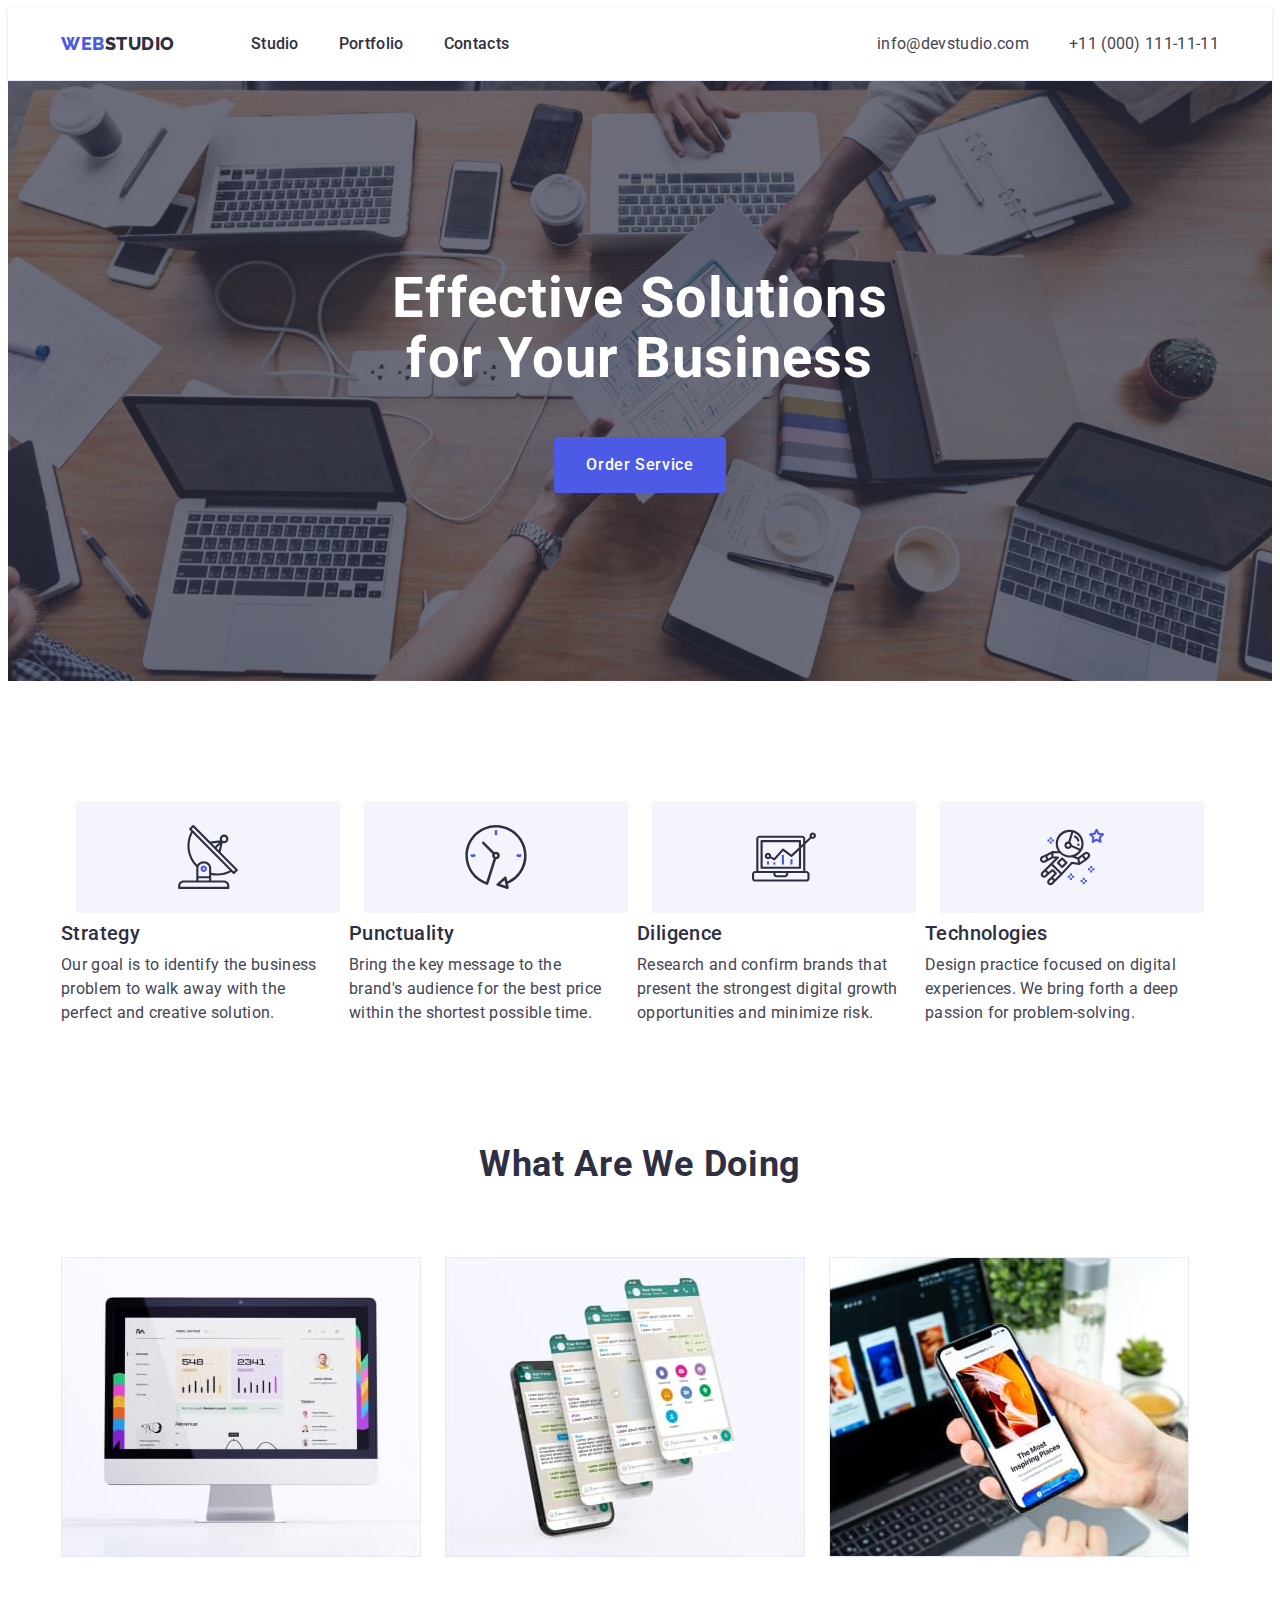
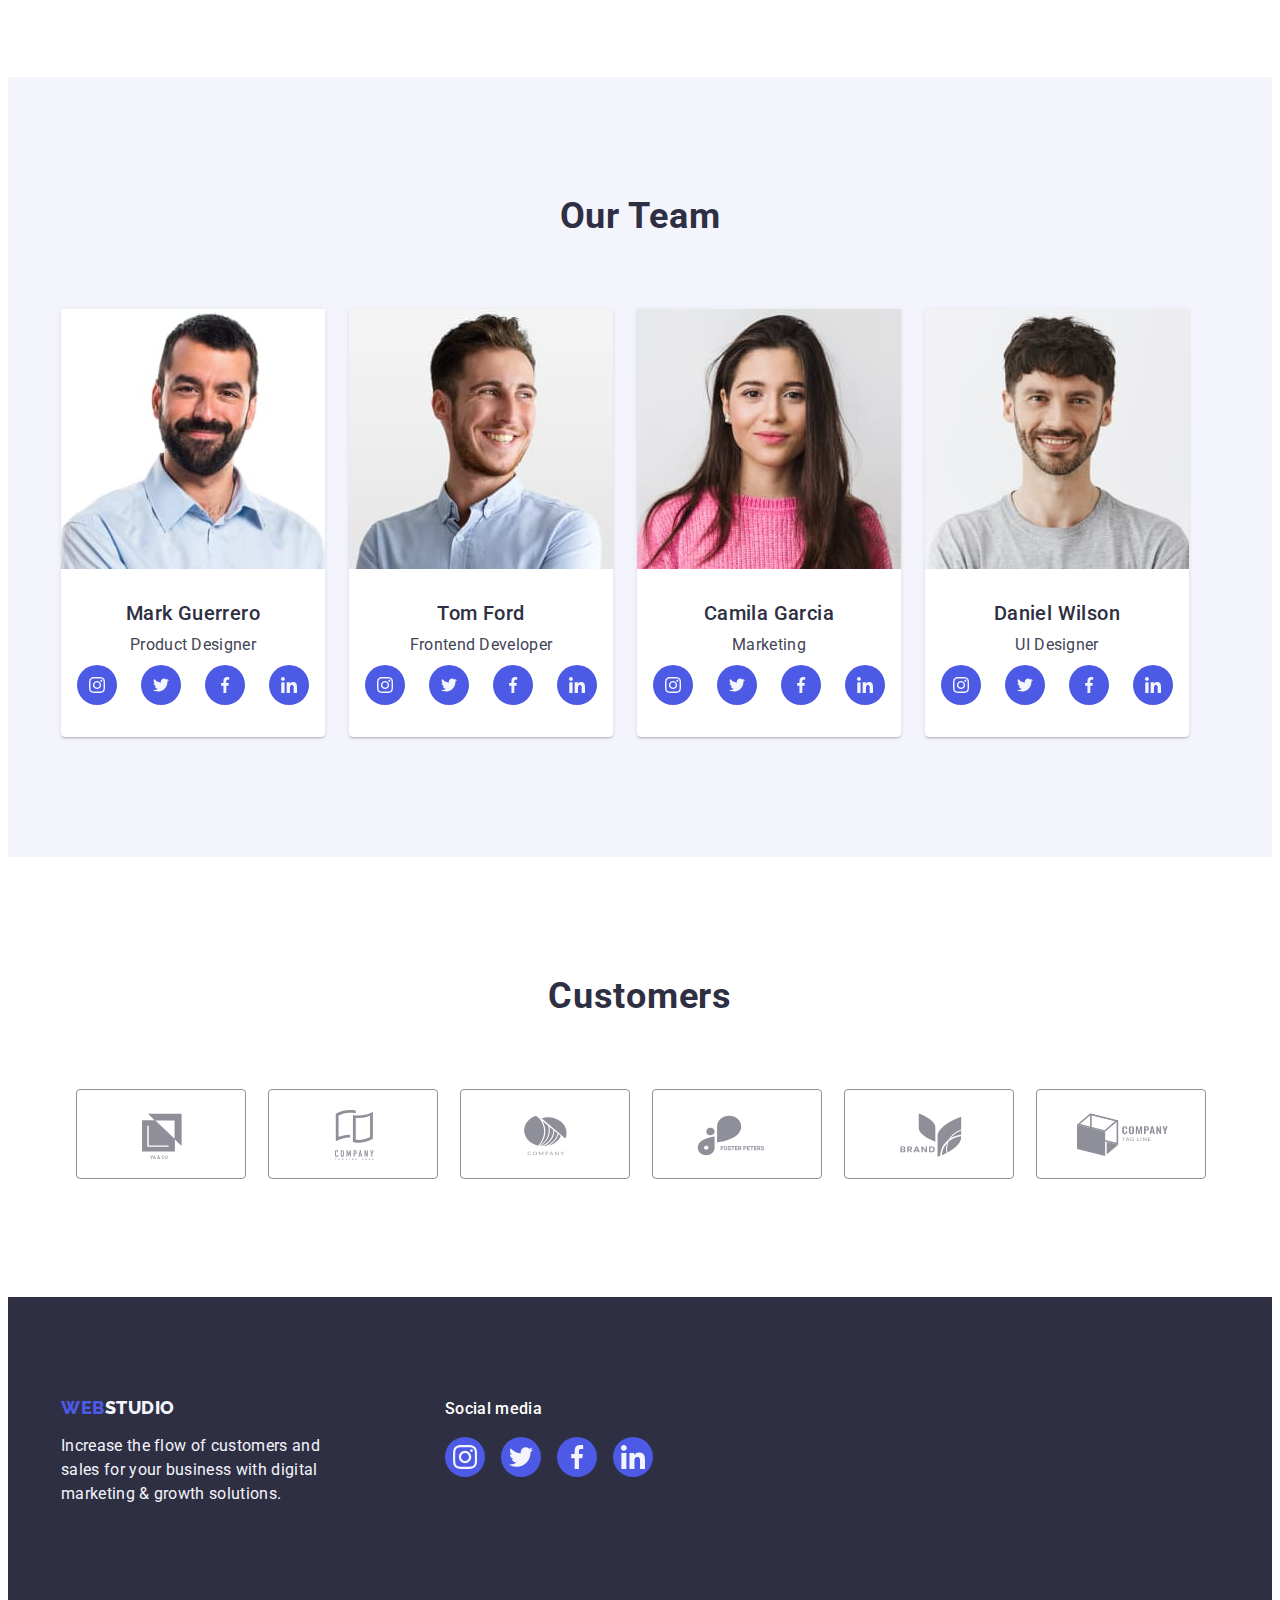
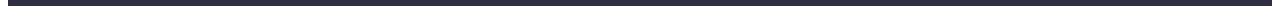
<file: index.html>
<!DOCTYPE html>
<html lang="en">
  <head>
    <meta charset="UTF-8" />
    <meta http-equiv="X-UA-Compatible" content="IE=edge" />
    <meta name="viewport" content="width=device-width, initial-scale=1.0" />
    <title>WebStudio</title>
    <link rel="preconnect" href="https://fonts.googleapis.com" />
    <link rel="preconnect" href="https://fonts.gstatic.com" crossorigin />
    <link
      href="https://fonts.googleapis.com/css2?family=Raleway:wght@800&family=Roboto:wght@400;500;700;900&display=swap"
      rel="stylesheet"
    />
    <link
      rel="stylesheet"
      href="https://cdnjs.cloudflare.com/ajax/libs/modern-normalize/1.1.0/modern-normalize.min.css"
      integrity="sha512-wpPYUAdjBVSE4KJnH1VR1HeZfpl1ub8YT/NKx4PuQ5NmX2tKuGu6U/JRp5y+Y8XG2tV+wKQpNHVUX03MfMFn9Q=="
      crossorigin="anonymous"
      referrerpolicy="no-referrer"
    />
    <link rel="stylesheet" href="./css/styles.css" />
  </head>
  <body class="body">
    <header class="header">
      <div class="container header-container">
        <nav class="header-navigation">
          <a class="header-link-logo link" href="./index.html">
            Web<span class="header-link-logo-second">Studio</span>
          </a>
          <ul class="header-list list">
            <li class="header-item">
              <a class="header-link link" href="./index.html">Studio</a>
            </li>
            <li class="header-item">
              <a class="header-link link" href="./portfolio.html">Portfolio</a>
            </li>
            <li class="header-item">
              <a class="header-link link" href="">Contacts</a>
            </li>
          </ul>
        </nav>
        <address class="header-address">
          <ul class="header-address-list list">
            <li class="header-item">
              <a
                class="header-address-link link"
                href="mailto:info@devstudio.com"
                >info@devstudio.com</a
              >
            </li>
            <li class="header-item">
              <a class="header-address-link link" href="tel:+110001111111"
                >+11 (000) 111-11-11</a
              >
            </li>
          </ul>
        </address>
      </div>
    </header>

    <main>
      <section class="hero">
        <div class="container container-hero">
          <h1 class="hero-title">Effective Solutions for Your Business</h1>

          <button class="hero-btn" type="button">Order Service</button>
        </div>
      </section>
      <section class="about">
        <div class="container container-about">
          <ul class="about-list-top list">
            <li class="about-item-top">
              <img class="about-images" src="./images/feature1.svg" alt="" />
            </li>
            <li class="about-item-top">
              <img class="about-images" src="./images/feature2.svg" alt="" />
            </li>
            <li class="about-item-top">
              <img class="about-images" src="./images/feature3.svg" alt="" />
            </li>
            <li class="about-item-top">
              <img class="about-images" src="./images/feature4.svg" alt="" />
            </li>
          </ul>
          <ul class="about-list list">
            <li class="about-item">
              <h3 class="about-title">Strategy</h3>
              <p class="about-text">
                Our goal is to identify the business problem to walk away with
                the perfect and creative solution.
              </p>
            </li>

            <li class="about-item">
              <h3 class="about-title">Punctuality</h3>
              <p class="about-text">
                Bring the key message to the brand's audience for the best price
                within the shortest possible time.
              </p>
            </li>

            <li class="about-item">
              <h3 class="about-title">Diligence</h3>
              <p class="about-text">
                Research and confirm brands that present the strongest digital
                growth opportunities and minimize risk.
              </p>
            </li>

            <li class="about-item">
              <h3 class="about-title">Technologies</h3>
              <p class="about-text">
                Design practice focused on digital experiences. We bring forth a
                deep passion for problem-solving.
              </p>
            </li>
          </ul>
        </div>
        <h2 class="about-hidden" hidden="">description</h2>
      </section>
      <section class="benefits">
        <div class="container">
          <h2 class="benefits-title">What are we doing</h2>
          <ul class="benefits-list list">
            <li class="benefits-item">
              <img
                src="./images/img1.jpg"
                alt="monitor"
                width="360"
                height="300"
              />
            </li>
            <li class="benefits-item">
              <img src="./images/img2.jpg" alt="app" width="360" height="300" />
            </li>
            <li class="benefits-item">
              <img
                src="./images/img3.jpg"
                alt="phone"
                width="360"
                height="300"
              />
            </li>
          </ul>
        </div>
      </section>
      <section class="team">
        <div class="container">
          <h2 class="team-top-title">Our Team</h2>
          <ul class="team-list list">
            <li class="team-item">
              <img
                src="./images/photo1.jpg"
                alt="photo1"
                width="264"
                height="260"
              />
              <div class="team-list-container">
                <h3 class="team-title">Mark Guerrero</h3>
                <p class="team-text">Product Designer</p>
                <ul class="team-soc-list list">
                  <li class="team-soc-item">
                    <a class="team-soc-link link" href>
                      <svg class="team-soc-icon" width="16" height="16">
                        <use
                          href="./images/symbol-defs.svg#icon-instagram"
                        ></use>
                      </svg>
                    </a>
                  </li>
                  <li class="team-soc-item">
                    <a class="team-soc-link link" href>
                      <svg class="team-soc-icon" width="16" height="16">
                        <use href="./images/symbol-defs.svg#icon-twitter"></use>
                      </svg>
                    </a>
                  </li>
                  <li class="team-soc-item">
                    <a class="team-soc-link link" href>
                      <svg class="team-soc-icon" width="16" height="16">
                        <use
                          href="./images/symbol-defs.svg#icon-facebook"
                        ></use>
                      </svg>
                    </a>
                  </li>
                  <li class="team-soc-item">
                    <a class="team-soc-link link" href>
                      <svg class="team-soc-icon" width="16" height="16">
                        <use
                          href="./images/symbol-defs.svg#icon-linkedin"
                        ></use>
                      </svg>
                    </a>
                  </li>
                </ul>
              </div>
            </li>
            <li class="team-item">
              <img
                src="./images/photo2.jpg"
                alt="photo2"
                width="264"
                height="260"
              />
              <div class="team-list-container">
                <h3 class="team-title">Tom Ford</h3>
                <p class="team-text">Frontend Developer</p>
                <ul class="team-soc-list list">
                  <li class="team-soc-item">
                    <a href="" class="team-soc-link link">
                      <svg class="team-soc-icon" width="16" height="16">
                        <use
                          href="./images/symbol-defs.svg#icon-instagram"
                        ></use>
                      </svg>
                    </a>
                  </li>
                  <li class="team-soc-item">
                    <a href="" class="team-soc-link link">
                      <svg class="team-soc-icon" width="16" height="16">
                        <use href="./images/symbol-defs.svg#icon-twitter"></use>
                      </svg>
                    </a>
                  </li>
                  <li class="team-soc-item">
                    <a href="" class="team-soc-link link">
                      <svg class="team-soc-icon" width="16" height="16">
                        <use
                          href="./images/symbol-defs.svg#icon-facebook"
                        ></use>
                      </svg>
                    </a>
                  </li>
                  <li class="team-soc-item">
                    <a href="" class="team-soc-link link">
                      <svg class="team-soc-icon" width="16" height="16">
                        <use
                          href="./images/symbol-defs.svg#icon-linkedin"
                        ></use>
                      </svg>
                    </a>
                  </li>
                </ul>
              </div>
            </li>
            <li class="team-item">
              <img
                src="./images/photo3.jpg"
                alt="photo3"
                width="264"
                height="260"
              />
              <div class="team-list-container">
                <h3 class="team-title">Camila Garcia</h3>
                <p class="team-text">Marketing</p>
                <ul class="team-soc-list list">
                  <li class="team-soc-item">
                    <a href="" class="team-soc-link link">
                      <svg class="team-soc-icon" width="16" height="16">
                        <use
                          href="./images/symbol-defs.svg#icon-instagram"
                        ></use>
                      </svg>
                    </a>
                  </li>
                  <li class="team-soc-item">
                    <a href="" class="team-soc-link link">
                      <svg class="team-soc-icon" width="16" height="16">
                        <use href="./images/symbol-defs.svg#icon-twitter"></use>
                      </svg>
                    </a>
                  </li>
                  <li class="team-soc-item">
                    <a href="" class="team-soc-link link">
                      <svg class="team-soc-icon" width="16" height="16">
                        <use
                          href="./images/symbol-defs.svg#icon-facebook"
                        ></use>
                      </svg>
                    </a>
                  </li>
                  <li class="team-soc-item">
                    <a href="" class="team-soc-link link">
                      <svg class="team-soc-icon" width="16" height="16">
                        <use
                          href="./images/symbol-defs.svg#icon-linkedin"
                        ></use>
                      </svg>
                    </a>
                  </li>
                </ul>
              </div>
            </li>
            <li class="team-item">
              <img
                src="./images/photo4.jpg"
                alt="photo4"
                width="264"
                height="260"
              />
              <div class="team-list-container">
                <h3 class="team-title">Daniel Wilson</h3>
                <p class="team-text">UI Designer</p>
                <ul class="team-soc-list list">
                  <li class="team-soc-item">
                    <a href="" class="team-soc-link link">
                      <svg class="team-soc-icon" width="16" height="16">
                        <use
                          href="./images/symbol-defs.svg#icon-instagram"
                        ></use>
                      </svg>
                    </a>
                  </li>
                  <li class="team-soc-item">
                    <a href="" class="team-soc-link link">
                      <svg class="team-soc-icon" width="16" height="16">
                        <use href="./images/symbol-defs.svg#icon-twitter"></use>
                      </svg>
                    </a>
                  </li>
                  <li class="team-soc-item">
                    <a href="" class="team-soc-link link">
                      <svg class="team-soc-icon" width="16" height="16">
                        <use
                          href="./images/symbol-defs.svg#icon-facebook"
                        ></use>
                      </svg>
                    </a>
                  </li>
                  <li class="team-soc-item">
                    <a href="" class="team-soc-link link">
                      <svg class="team-soc-icon" width="16" height="16">
                        <use
                          href="./images/symbol-defs.svg#icon-linkedin"
                        ></use>
                      </svg>
                    </a>
                  </li>
                </ul>
              </div>
            </li>
          </ul>
        </div>
      </section>
      <section class="compani">
        <div class="container">
          <h2 class="compani-top-text">Customers</h2>
          <ul class="compani-list list">
            <!-- <li class="compani-logo">
              <img src="./images/compani.svg" alt="compami-logo" />
            </li>
            <li class="compani-logo">
              <img src="./images/compani 1.svg" alt="compami-logo1" />
            </li>
            <li class="compani-logo">
              <img src="./images/compani 2.svg" alt="compami-logo2" />
            </li>
            <li class="compani-logo">
              <img src="./images/compani 3.svg" alt="compami-logo3" />
            </li>
            <li class="compani-logo">
              <img src="./images/compani 4.svg" alt="compami-logo4" />
            </li>
            <li class="compani-logo">
              <img src="./images/compani 5.svg" alt="compami-logo5" />
            </li> -->

            <li class="compani-logo">
              <a href="" class="compani-link link">
                <svg class="compani-icon" width="104" height="54">
                  <use href="./images/compani-top.svg#icon-compani11"></use>
                </svg>
              </a>
            </li>
            <li class="compani-logo">
              <a href="" class="compani-link link">
                <svg class="compani-icon" width="104" height="54">
                  <use href="./images/compani-top.svg#icon-compani-1"></use>
                </svg>
              </a>
            </li>
            <li class="compani-logo">
              <a href="" class="compani-link link">
                <svg class="compani-icon" width="104" height="54">
                  <use href="./images/compani-top.svg#icon-compani-2"></use>
                </svg>
              </a>
            </li>
            <li class="compani-logo">
              <a href="" class="compani-link link">
                <svg class="compani-icon" width="104" height="54">
                  <use href="./images/compani-top.svg#icon-compani-3"></use>
                </svg>
              </a>
            </li>
            <li class="compani-logo">
              <a href="" class="compani-link link">
                <svg class="compani-icon" width="104" height="54">
                  <use href="./images/compani-top.svg#icon-compani-4"></use>
                </svg>
              </a>
            </li>
            <li class="compani-logo">
              <a href="" class="compani-link link">
                <svg class="compani-icon" width="104" height="54">
                  <use href="./images/compani-top.svg#icon-compani-5"></use>
                </svg>
              </a>
            </li>
          </ul>
        </div>
      </section>
    </main>

    <footer class="footer">
      <div class="container container-footer-top">
        <div class="container-footer">
          <a class="footer-link-logo link" href="./index.html">
            Web<span class="footer-link-logo-second">Studio</span>
          </a>
          <p class="footer-text">
            Increase the flow of customers and sales for your business with
            digital marketing & growth solutions.
          </p>
        </div>
        <div class="container-social">
          <p class="footer-soc-text">Social media</p>
          <ul class="footer-soc-lisl list">
            <li class="footer-soc-item">
              <a href="" class="footer-soc-link link">
                <svg class="footer-soc-icon" width="24" height="24">
                  <use href="./images/symbol-defs.svg#icon-instagram"></use>
                </svg>
              </a>
            </li>
            <li class="footer-soc-item">
              <a href="" class="footer-soc-link link">
                <svg class="footer-soc-icon" width="24" height="24">
                  <use href="./images/symbol-defs.svg#icon-twitter"></use>
                </svg>
              </a>
            </li>
            <li class="footer-soc-item">
              <a href="" class="footer-soc-link link">
                <svg class="footer-soc-icon" width="24" height="24">
                  <use href="./images/symbol-defs.svg#icon-facebook"></use>
                </svg>
              </a>
            </li>
            <li class="footer-soc-item">
              <a href="" class="footer-soc-link link">
                <svg class="footer-soc-icon" width="24" height="24">
                  <use href="./images/symbol-defs.svg#icon-linkedin"></use>
                </svg>
              </a>
            </li>
          </ul>
        </div>
      </div>
    </footer>
  </body>
</html>
</file>
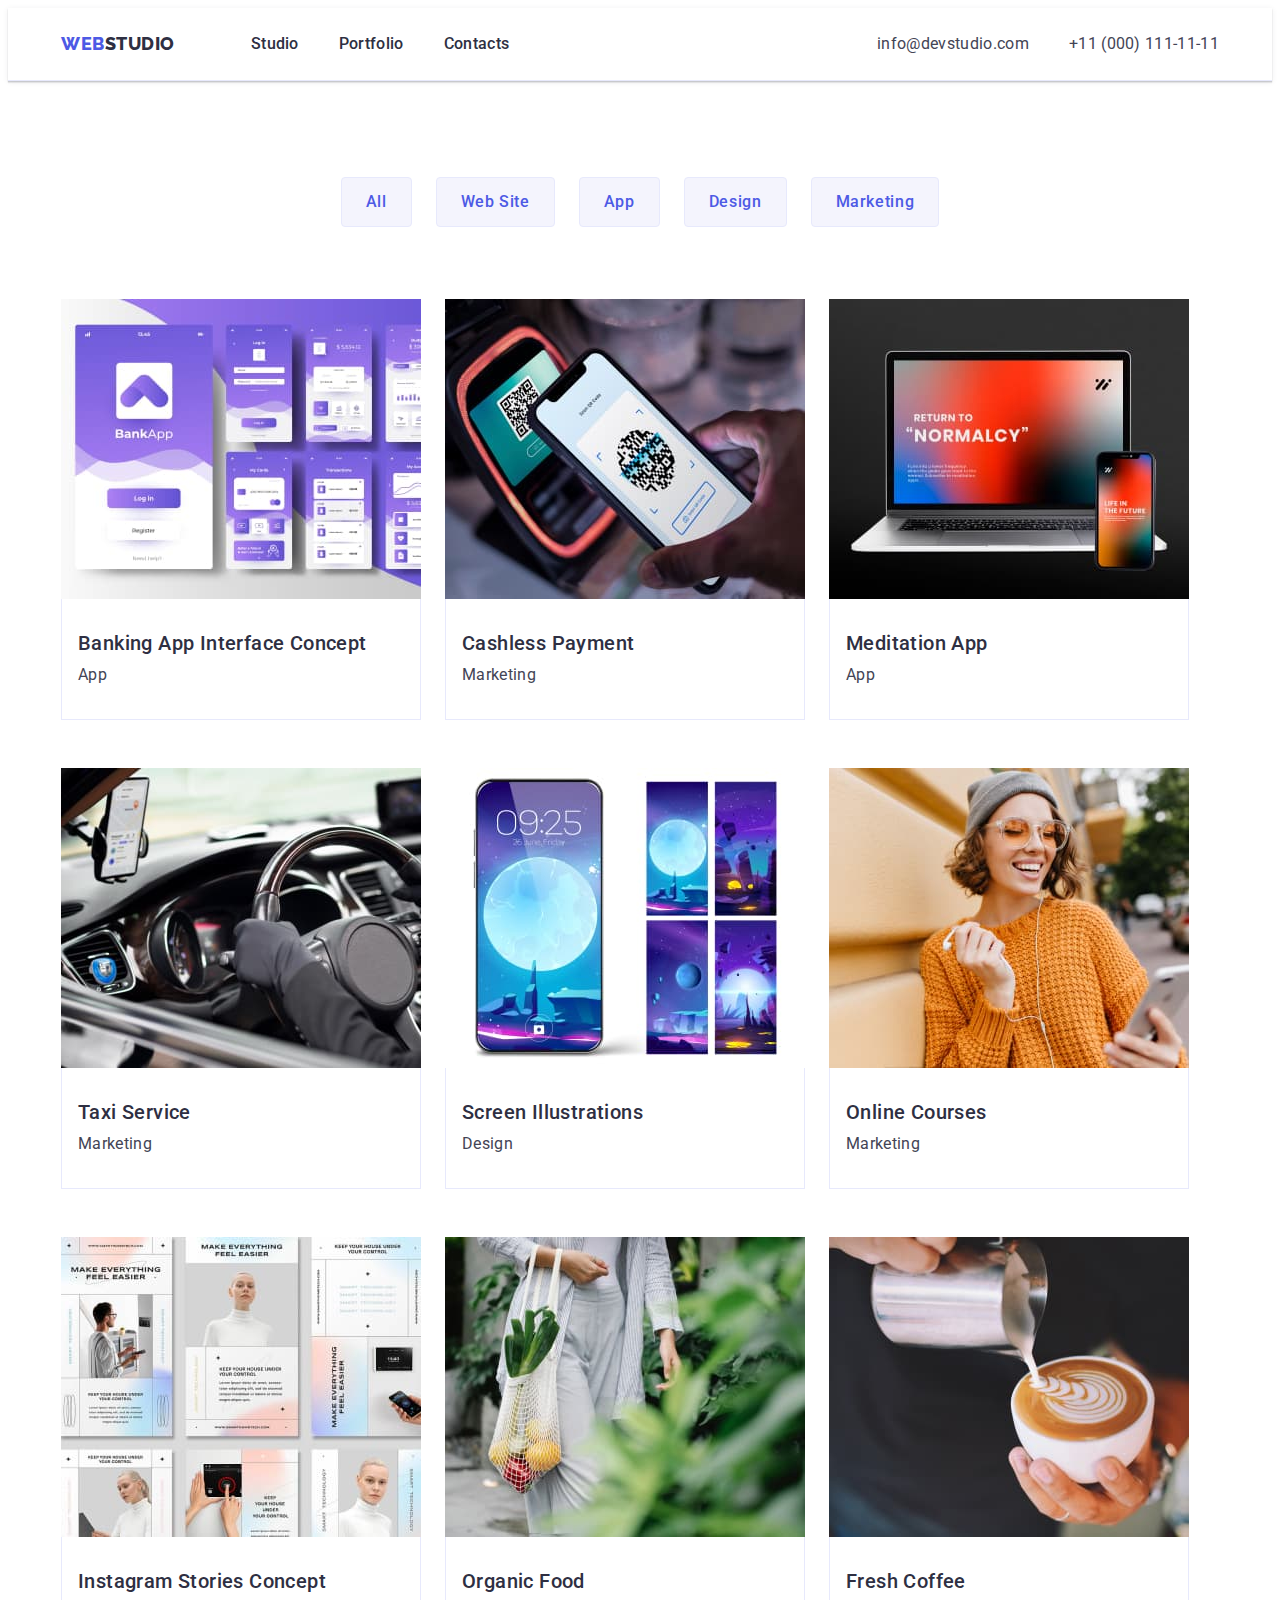
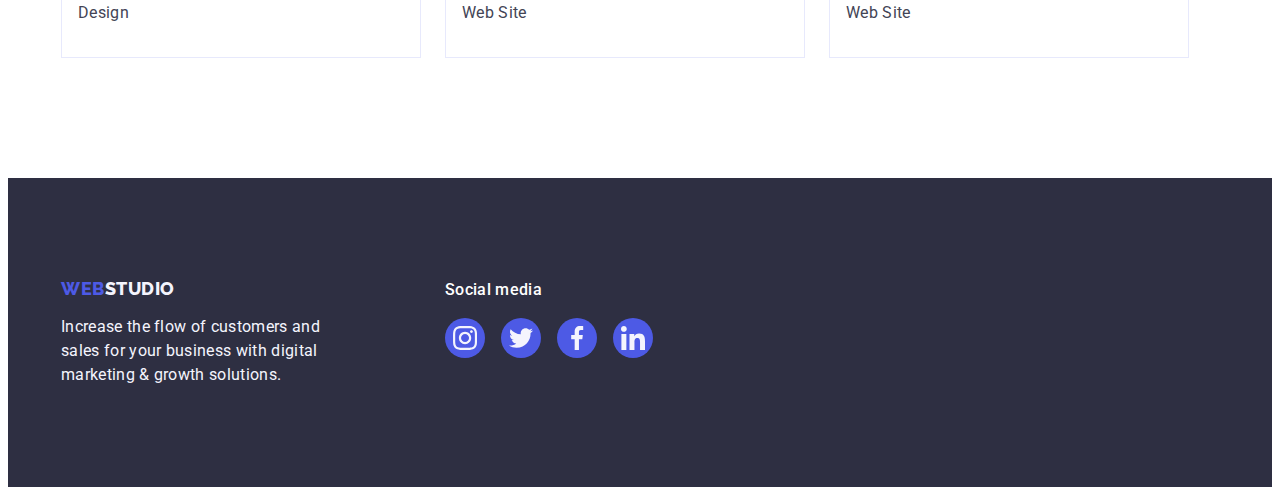
<file: portfolio.html>
<!DOCTYPE html>
<html lang="en">
  <head>
    <meta charset="UTF-8" />
    <meta http-equiv="X-UA-Compatible" content="IE=edge" />
    <meta name="viewport" content="width=device-width, initial-scale=1.0" />
    <title>WebStudio</title>
    <link rel="preconnect" href="https://fonts.googleapis.com" />
    <link rel="preconnect" href="https://fonts.gstatic.com" crossorigin />
    <link
      href="https://fonts.googleapis.com/css2?family=Raleway:wght@800&family=Roboto:wght@400;500;700;900&display=swap"
      rel="stylesheet"
    />
    <link
      rel="stylesheet"
      href="https://cdnjs.cloudflare.com/ajax/libs/modern-normalize/1.1.0/modern-normalize.min.css"
      integrity="sha512-wpPYUAdjBVSE4KJnH1VR1HeZfpl1ub8YT/NKx4PuQ5NmX2tKuGu6U/JRp5y+Y8XG2tV+wKQpNHVUX03MfMFn9Q=="
      crossorigin="anonymous"
      referrerpolicy="no-referrer"
    />
    <link rel="stylesheet" href="./css/styles.css" />
  </head>
  <body class="body">
    <header class="header">
      <div class="container header-container">
        <nav class="header-navigation">
          <a class="header-link-logo link" href="./index.html">
            Web<span class="header-link-logo-second">Studio</span>
          </a>
          <ul class="header-list list">
            <li class="header-item">
              <a class="header-link link" href="./index.html">Studio</a>
            </li>
            <li class="header-item">
              <a class="header-link link" href="./portfolio.html">Portfolio</a>
            </li>
            <li class="header-item">
              <a class="header-link link" href="">Contacts</a>
            </li>
          </ul>
        </nav>
        <address class="header-address">
          <ul class="header-address-list list">
            <li class="header-item">
              <a
                class="header-address-link link"
                href="mailto:info@devstudio.com"
                >info@devstudio.com</a
              >
            </li>
            <li class="header-item">
              <a class="header-address-link link" href="tel:+110001111111"
                >+11 (000) 111-11-11</a
              >
            </li>
          </ul>
        </address>
      </div>
    </header>
    <main>
      <section class="main-navigation">
        <div class="container main-navigation-container">
          <h1 hidden>description</h1>
          <ul class="main-navigation-list list">
            <li>
              <button class="main-navigation-btn" type="button">All</button>
            </li>
            <li>
              <button class="main-navigation-btn" type="button">
                Web Site
              </button>
            </li>
            <li>
              <button class="main-navigation-btn" type="button">App</button>
            </li>
            <li>
              <button class="main-navigation-btn" type="button">Design</button>
            </li>
            <li>
              <button class="main-navigation-btn" type="button">
                Marketing
              </button>
            </li>
          </ul>

          <ul class="main-navigation-list-img list">
            <li class="main-navigation-item">
              <a class="main-navigation-link link" href="">
                <img src="./images/prt1.jpg" alt="ptr1" />
                <div class="main-text-container">
                  <h2 class="main-navigation-title">
                    Banking App Interface Concept
                  </h2>
                  <p class="main-navigation-text">App</p>
                </div>
              </a>
            </li>
            <li class="main-navigation-item">
              <a class="main-navigation-link link" href="">
                <img src="./images/prt2.jpg" alt="prt2" />
                <div class="main-text-container">
                  <h2 class="main-navigation-title">Cashless Payment</h2>
                  <p class="main-navigation-text">Marketing</p>
                </div>
              </a>
            </li>
            <li class="main-navigation-item">
              <a class="main-navigation-link link" href="">
                <img src="./images/prt3.jpg" alt="prt3" />
                <div class="main-text-container">
                  <h2 class="main-navigation-title">Meditation App</h2>
                  <p class="main-navigation-text">App</p>
                </div>
              </a>
            </li>

            <li class="main-navigation-item">
              <a class="main-navigation-link link" href="">
                <img src="./images/prt4.jpg" alt="prt4" />
                <div class="main-text-container">
                  <h2 class="main-navigation-title">Taxi Service</h2>
                  <p class="main-navigation-text">Marketing</p>
                </div>
              </a>
            </li>
            <li class="main-navigation-item">
              <a class="main-navigation-link link" href="">
                <img src="./images/prt5.jpg" alt="prt5" />
                <div class="main-text-container">
                  <h2 class="main-navigation-title">Screen Illustrations</h2>
                  <p class="main-navigation-text">Design</p>
                </div>
              </a>
            </li>
            <li class="main-navigation-item">
              <a class="main-navigation-link link" href="">
                <img src="./images/prt6.jpg" alt="prt6" />
                <div class="main-text-container">
                  <h2 class="main-navigation-title">Online Courses</h2>
                  <p class="main-navigation-text">Marketing</p>
                </div>
              </a>
            </li>

            <li class="main-navigation-item">
              <a class="main-navigation-link link" href="">
                <img src="./images/prt7.jpg" alt="prt7" />
                <div class="main-text-container">
                  <h2 class="main-navigation-title">
                    Instagram Stories Concept
                  </h2>
                  <p class="main-navigation-text">Design</p>
                </div>
              </a>
            </li>
            <li class="main-navigation-item">
              <a class="main-navigation-link link" href="">
                <img src="./images/prt8.jpg" alt="prt8" />
                <div class="main-text-container">
                  <h2 class="main-navigation-title">Organic Food</h2>
                  <p class="main-navigation-text">Web Site</p>
                </div>
              </a>
            </li>
            <li class="main-navigation-item">
              <a class="main-navigation-link link" href="">
                <img src="./images/prt9.jpg" alt="prt9" />
                <div class="main-text-container">
                  <h2 class="main-navigation-title">Fresh Coffee</h2>
                  <p class="main-navigation-text">Web Site</p>
                </div>
              </a>
            </li>
          </ul>
        </div>
      </section>
    </main>
    <footer class="footer">
      <div class="container container-footer-top">
        <div class="container-footer">
          <a class="footer-link-logo link" href="./index.html">
            Web<span class="footer-link-logo-second">Studio</span>
          </a>
          <p class="footer-text">
            Increase the flow of customers and sales for your business with
            digital marketing & growth solutions.
          </p>
        </div>
        <div class="container-social">
          <p class="footer-soc-text">Social media</p>
          <ul class="footer-soc-lisl list">
            <li class="footer-soc-item">
              <a href="" class="footer-soc-link link">
                <svg class="footer-soc-icon" width="24" height="24">
                  <use href="./images/symbol-defs.svg#icon-instagram"></use>
                </svg>
              </a>
            </li>
            <li class="footer-soc-item">
              <a href="" class="footer-soc-link link">
                <svg class="footer-soc-icon" width="24" height="24">
                  <use href="./images/symbol-defs.svg#icon-twitter"></use>
                </svg>
              </a>
            </li>
            <li class="footer-soc-item">
              <a href="" class="footer-soc-link link">
                <svg class="footer-soc-icon" width="24" height="24">
                  <use href="./images/symbol-defs.svg#icon-facebook"></use>
                </svg>
              </a>
            </li>
            <li class="footer-soc-item">
              <a href="" class="footer-soc-link link">
                <svg class="footer-soc-icon" width="24" height="24">
                  <use href="./images/symbol-defs.svg#icon-linkedin"></use>
                </svg>
              </a>
            </li>
          </ul>
        </div>
      </div>
    </footer>
  </body>
</html>
</file>
<file: css/styles.css>
body {
  font-family: "Roboto", sans-serif;

  color: #434455;
  background-color: #ffffff;
}
:root {
  --main-title-color: #2e2f42;
  --second-title-color: #434455;
  --therd-title-color: #4d5ae5;
}
p,
h1,
h2,
h3,
h4,
h5,
h6 {
  margin: 0;
}
ul {
  margin: 0;
  padding-left: 0;
}

img {
  display: block;
}

.list {
  list-style: none;
}
.link {
  text-decoration: none;
}

.container {
  max-width: 1158px;
  padding-left: 15px;
  padding-right: 15px;
  margin: 0 auto;
}

/* ------HEADER------ */

.header {
  padding: 24px 0;
  border-bottom: 1px solid #e7e9fc;
  box-shadow: 0px 2px 1px rgba(46, 47, 66, 0.08),
    0px 1px 1px rgba(46, 47, 66, 0.16), 0px 1px 6px rgba(46, 47, 66, 0.08);
}

.header-container {
  display: flex;
  align-items: center;
}

.header-navigation {
  display: flex;
  align-items: center;
  margin-right: auto;
}

.header-list {
  display: flex;
  gap: 40px;
}
.header-item {
  display: flex;
  gap: 40px;
}
.header-link-logo {
  font-family: "Raleway", sans-serif;
  font-weight: 800;
  font-size: 18px;
  line-height: 1.17;
  letter-spacing: 0.03em;
  text-transform: uppercase;
  color: #4d5ae5;
  display: flex;
  margin-right: 76px;
}
.header-link-logo-second {
  font-family: "Raleway";
  font-weight: 800;
  font-size: 18px;
  line-height: 1.17;
  display: flex;
  align-items: center;
  letter-spacing: 0.03em;
  text-transform: uppercase;
  color: #2e2f42;
}

.header-link {
  font-weight: 500;
  font-size: 16px;
  line-height: 1.5;
  letter-spacing: 0.02em;
  color: var(--main-title-color);
}
.header-link:hover,
.header-link:focus {
  color: #404bbf;
}
.header-address {
  font-style: normal;
}
.header-address-link {
  font-style: normal;
  font-weight: 400;
  font-size: 16px;
  line-height: 1.5;
  letter-spacing: 0.02em;
  color: #434455;
}
.header-address-list {
  display: flex;
  gap: 40px;
}
.header-address-link:hover,
.header-address-link:focus {
  color: #404bbf;
}
.header-address-item {
}
/* ------HERO------ */

.hero {
  background-color: var(--main-title-color);
  background-image: linear-gradient(
      rgba(46, 47, 66, 0.7),
      rgba(46, 47, 66, 0.7)
    ),
    url(../images/people-office\ 1.jpg);
  background-repeat: no-repeat;
  background-position: center;
  background-size: cover;
  padding-top: 188px;
  padding-bottom: 188px;
  max-width: 1440px;
  margin-left: auto;
  margin-right: auto;
}
.container-hero {
}
.hero-title {
  width: 496px;
  font-weight: 700;
  font-size: 56px;
  line-height: 1.07;
  text-align: center;
  letter-spacing: 0.02em;
  color: #ffffff;

  margin: 0px auto;
  margin-bottom: 48px;
}

.hero-btn {
  font-family: "Roboto", sans-serif;
  font-style: normal;
  background-color: var(--therd-title-color);
  font-weight: 500;
  font-size: 16px;
  line-height: 1.5;
  display: flex;
  align-items: center;
  letter-spacing: 0.04em;
  color: #ffffff;
  cursor: pointer;
  border-radius: 4px;
  gap: 10px;
  padding: 16px 32px;
  margin: 0 auto;
  border: none;
}
.hero-btn:hover,
.hero-btn:focus {
  background: #404bbf;
}

/* -----ABOUT----- */

.about {
  padding: 120px 0;
}
.container-about {
}
.about-item-top {
  width: 264px;
  height: 112px;
  display: flex;
  align-items: center;
  justify-content: center;
  background: #f4f4fd;
  border-radius: 4px;
}
.about-list {
  display: flex;
  gap: 24px;
}
.about-list-top {
  display: flex;
  align-items: center;
  justify-content: center;
  gap: 24px;
  margin-bottom: 8px;
}
.about-images {
}

.about-item {
  width: 264px;
}
.about-title {
  font-weight: 500;
  font-size: 20px;
  line-height: 1.2;
  letter-spacing: 0.02em;
  color: var(--main-title-color);
  margin-bottom: 8px;
  width: 264px;
}
.about-text {
  font-size: 16px;
  line-height: 1.5;
  letter-spacing: 0.02em;
  color: var(--second-title-color);
  width: 264px;
}
/* -----BENEFITS----- */
.benefits {
  padding-bottom: 120px;
}
.benefits-title {
  font-weight: 700;
  font-size: 36px;
  line-height: 1.11;
  text-align: center;
  letter-spacing: 0.02em;
  text-transform: capitalize;
  color: var(--main-title-color);
}
.benefits-list {
  display: flex;
  gap: 24px;
  margin-top: 72px;
  /* margin-bottom: 120px; */
}
.list {
}
.benefits-item {
}

/* -----TEAM----- */

.team {
  background-color: #f4f4fd;

  padding: 120px 0;
}
.team-top-title {
  font-weight: 700;
  font-size: 36px;
  line-height: 1.11;
  text-align: center;
  letter-spacing: 0.02em;
  text-transform: capitalize;
  color: var(--main-title-color);
  margin-bottom: 72px;
}
.team-list {
  display: flex;
  gap: 24px;
}
.team-item {
  background-color: #ffffff;
  box-shadow: 0px 1px 6px rgba(46, 47, 66, 0.08),
    0px 1px 1px rgba(46, 47, 66, 0.16), 0px 2px 1px rgba(46, 47, 66, 0.08);
  border-radius: 0px 0px 4px 4px;
}
.team-title {
  font-weight: 500;
  font-size: 20px;
  line-height: 1.2;
  text-align: center;
  letter-spacing: 0.02em;
  color: #2e2f42;
  margin-bottom: 8px;
}
.team-text {
  font-size: 16px;
  line-height: 1.5;
  text-align: center;
  letter-spacing: 0.02em;
  color: var(--second-title-color);
  margin-bottom: 8px;
}
.team-list-container {
  padding: 32px 0;
}

.team-soc-list {
  display: flex;
  justify-content: center;
  gap: 24px;
}
.team-soc-item {
  width: 40px;
  height: 40px;
}
.team-soc-link {
  width: 100%;
  height: 100%;
  border-radius: 50%;
  background-color: #4d5ae5;
  display: flex;
  align-items: center;
  justify-content: center;
}

.team-soc-link:hover,
.team-soc-link:focus {
  background: #404bbf;
}
.team-soc-icon {
  fill: #f4f4fd;
}

/* -----COMPANI----- */

.compani {
  padding-top: 120px;
  padding-bottom: 120px;
}
.container {
}

.compani-icon {
  fill: #8e8f99;
}

.compani-icon:hover,
.compani-icon:focus {
  fill: #404bbf;
}
.comp-icon-one {
  fill: #404bbf;
}
.compani-top-text {
  font-family: "Roboto";
  font-style: normal;
  font-weight: 700;
  font-size: 36px;
  line-height: 1.11;
  text-align: center;
  letter-spacing: 0.02em;
  margin: 0 auto;
  color: #2e2f42;
  margin-bottom: 72px;
}
.compani-list {
  display: flex;
  align-items: center;
  justify-content: center;
  gap: 24px;
}
.compani-logo {
  width: 168px;
  height: 88px;
}

.compani-link {
  border: 1px solid #8e8f99;
  border-radius: 4px;
  width: 100%;
  height: 100%;
  display: flex;
  justify-content: center;
  align-items: center;
}

.compani-link:hover,
.compani-link:focus {
  border: 1px solid #404bbf;
}

/* -----FOOTER----- */

.footer {
  background-color: #2e2f42;
  padding: 100px 0;
}
.container-footer-top {
  display: flex;
}

.container-footer {
  background-color: #2e2f42;
  display: block;
  padding-right: 0;
  margin-right: 120px;
}
.footer-title {
}
.footer-link-logo {
  font-family: "Raleway", sans-serif;
  font-style: normal;
  font-weight: 800;
  font-size: 18px;
  line-height: 1.17;
  display: flex;
  align-items: center;
  letter-spacing: 0.03em;
  text-transform: uppercase;
  color: #4d5ae5;
  margin-bottom: 16px;
}
.footer-link-logo-second {
  font-family: "Raleway", sans-serif;
  font-style: normal;
  font-weight: 800;
  font-size: 18px;
  line-height: 1.17;
  display: flex;
  align-items: center;
  letter-spacing: 0.03em;
  text-transform: uppercase;
  color: #f4f4fd;
}
.footer-text {
  font-size: 16px;
  line-height: 1.5;
  letter-spacing: 0.02em;
  color: #f4f4fd;
  width: 264px;
}

.footer-soc-text {
  font-weight: 500;
  font-size: 16px;
  line-height: 1.5;
  letter-spacing: 0.02em;
  color: #ffffff;
  margin-bottom: 16px;
}
.footer-soc-lisl {
  display: flex;
  align-items: center;
  justify-content: center;
  gap: 16px;
}

.footer-soc-item {
  width: 40px;
  height: 40px;
}
.footer-soc-link {
  width: 100%;
  height: 100%;
  border-radius: 50%;
  background-color: #4d5ae5;
  display: flex;
  align-items: center;
  justify-content: center;
}

.footer-soc-link:hover,
.footer-soc-link:focus {
  background: #31d0aa;
}

.container-social {
  padding-left: 0;
  margin-left: 0;
}
.footer-soc-icon {
  fill: #f4f4fd;
}

/* -----MAIN-NAV----- */
.main-list-btn {
  display: flex;
}

/* -----MAIN-BTN----- */

.main-navigation-btn {
  font-family: "Roboto", sans-serif;
  font-style: normal;
  font-weight: 500;
  font-size: 16px;
  line-height: 1.5;
  display: flex;
  flex-direction: row;
  justify-content: center;
  align-items: center;
  text-align: center;
  letter-spacing: 0.04em;
  color: #4d5ae5;
  cursor: pointer;
  background-color: #f4f4fd;
  border: 1px solid #e7e9fc;
  border-radius: 4px;
  padding-left: 24px;
  padding-right: 24px;
  padding-top: 12px;
  padding-bottom: 12px;
}
.main-navigation-btn:hover,
.main-navigation-btn:focus {
  color: #ffffff;
  background-color: #404bbf;
  box-shadow: 0px 3px 1px rgba(0, 0, 0, 0.1), 0px 2px 1px rgba(0, 0, 0, 0.08),
    0px 2px 2px rgba(0, 0, 0, 0.12);
  border-radius: 4px;
  border: 1px solid #404bbf;
}
/* -----MAIN-LINK----- */

.main-navigation {
  padding-top: 96px;
  padding-bottom: 120px;
}
.main-navigation-list {
  display: flex;
  flex-wrap: wrap;
  gap: 24px;
  margin-bottom: 72px;

  justify-content: center;
}
.main-navigation-list-img {
  display: flex;
  flex-wrap: wrap;
  gap: 48px 24px;
}

.main-navigation-list-img-container {
}
.main-navigation-item {
  background: #ffffff;
  width: 360px;
}

.main-navigation-item:hover,
.main-navigation-item:focus {
  display: flex;
  flex-wrap: wrap;
  gap: 48px 24px;

  box-shadow: 0px 1px 6px rgba(46, 47, 66, 0.08),
    0px 1px 1px rgba(46, 47, 66, 0.16), 0px 2px 1px rgba(46, 47, 66, 0.08);
}

.main-navigation-link {
}
.link {
}

.main-navigation-title {
  font-weight: 500;
  font-size: 20px;
  line-height: 1.2;
  letter-spacing: 0.02em;
  color: #2e2f42;
  margin-bottom: 8px;
}

.main-navigation-text {
  font-weight: 400;
  font-size: 16px;
  line-height: 1.5;
  letter-spacing: 0.02em;
  color: #434455;
}

.main-text-container {
  padding: 32px 0;
  border-left: 1px solid #e7e9fc;
  border-right: 1px solid #e7e9fc;
  border-bottom: 1px solid #e7e9fc;
  padding-left: 16px;
}
</file>
